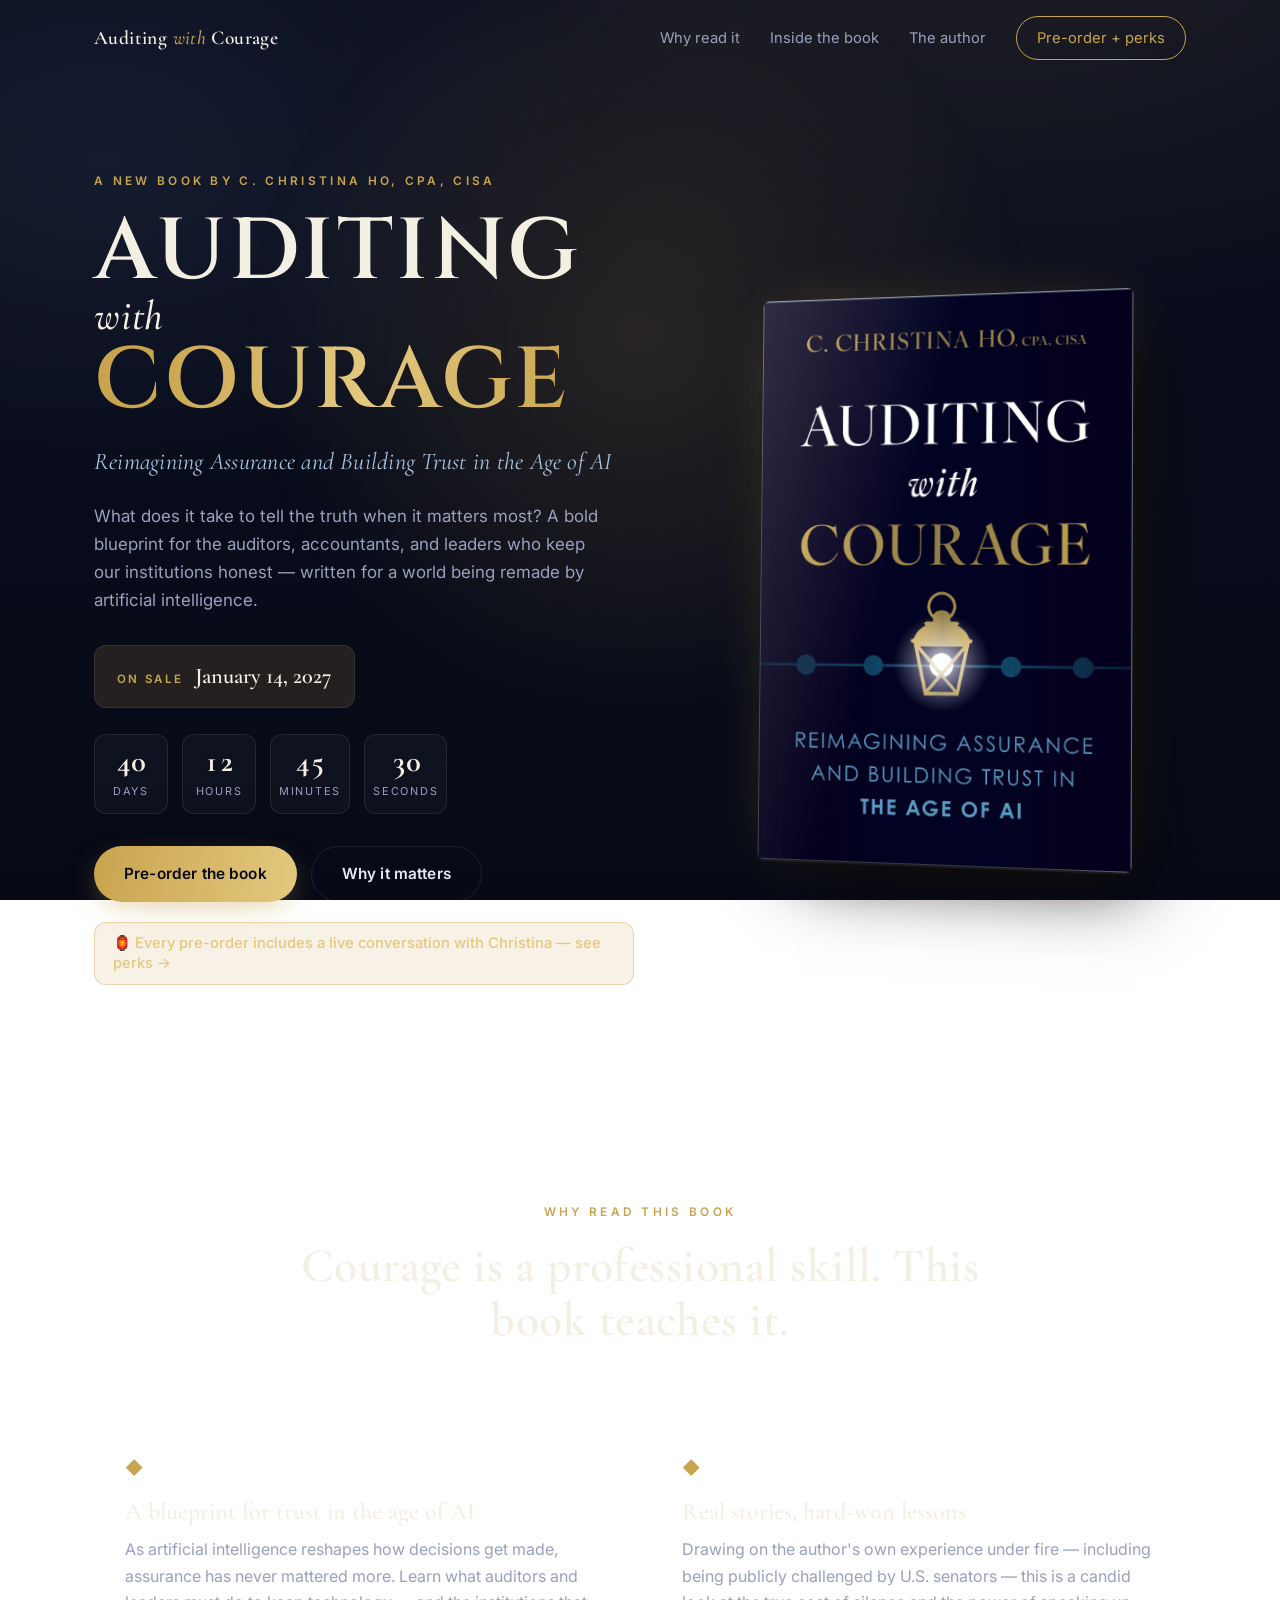
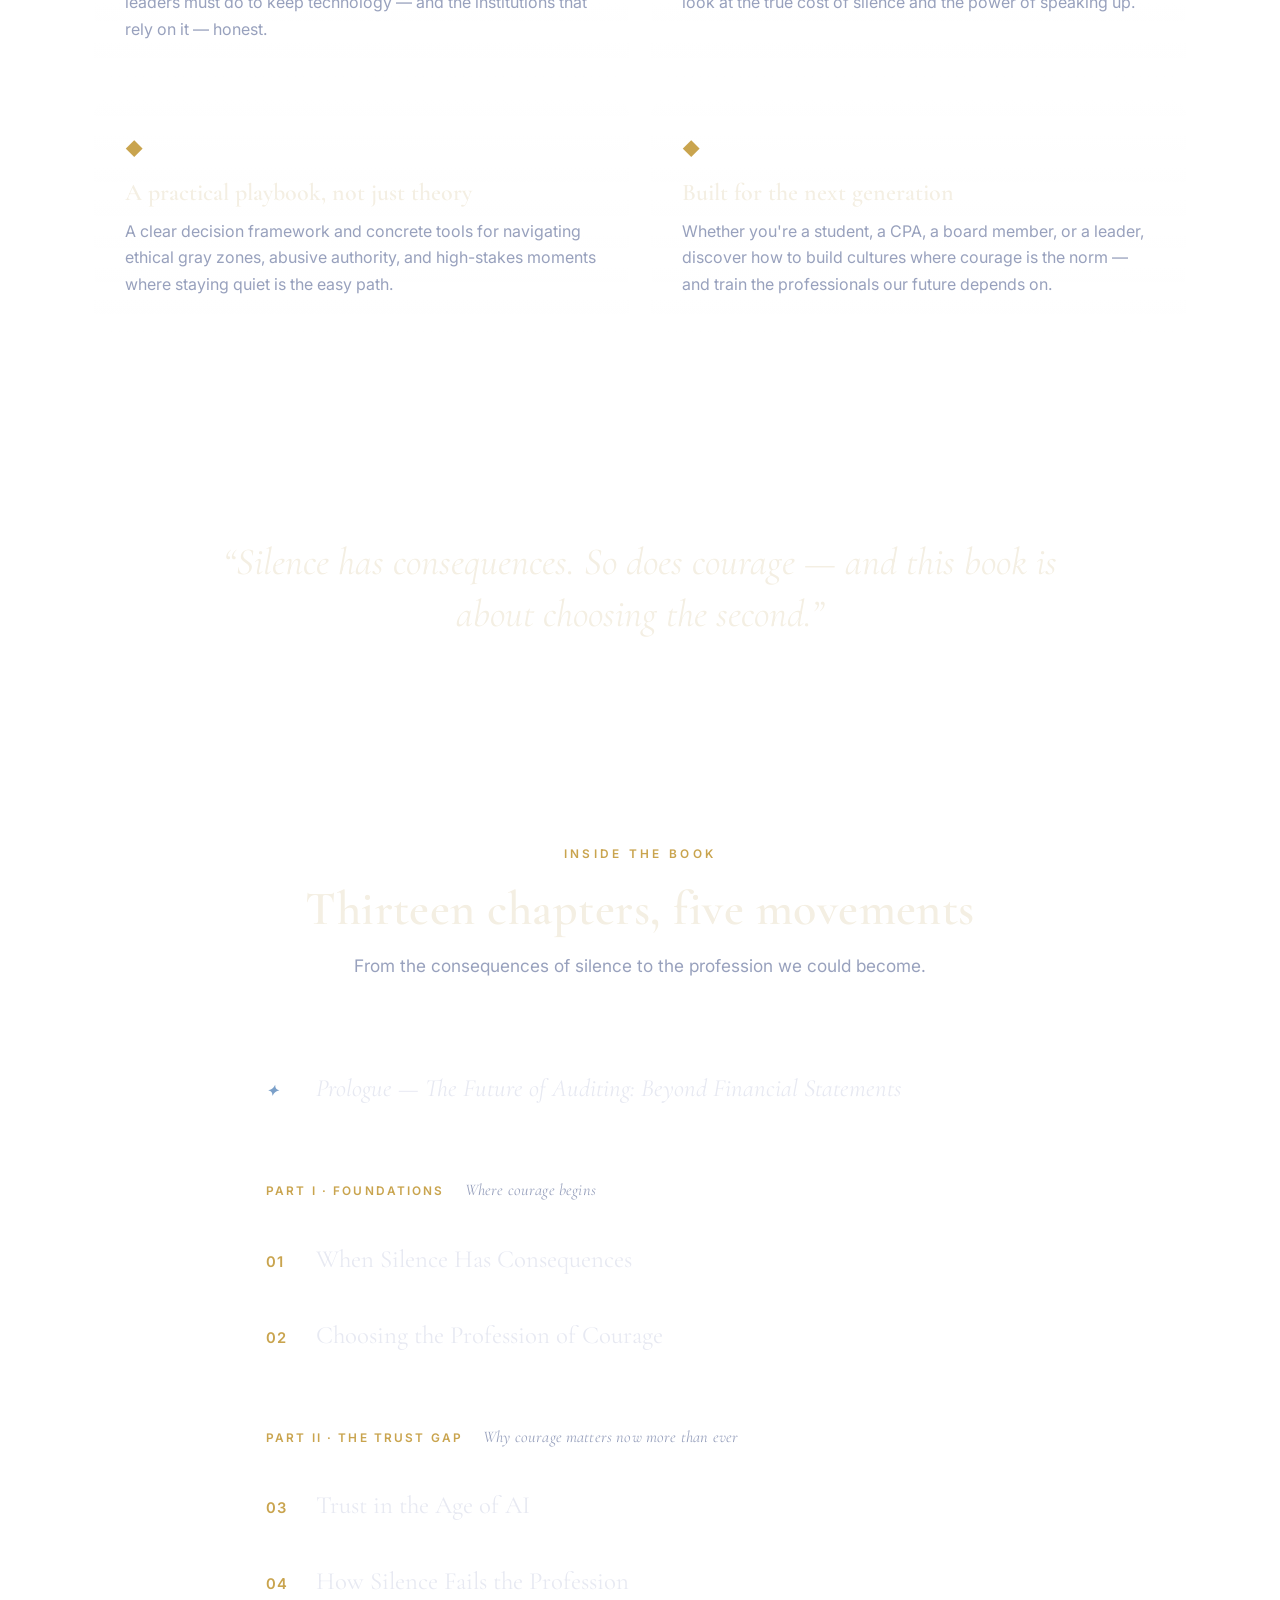
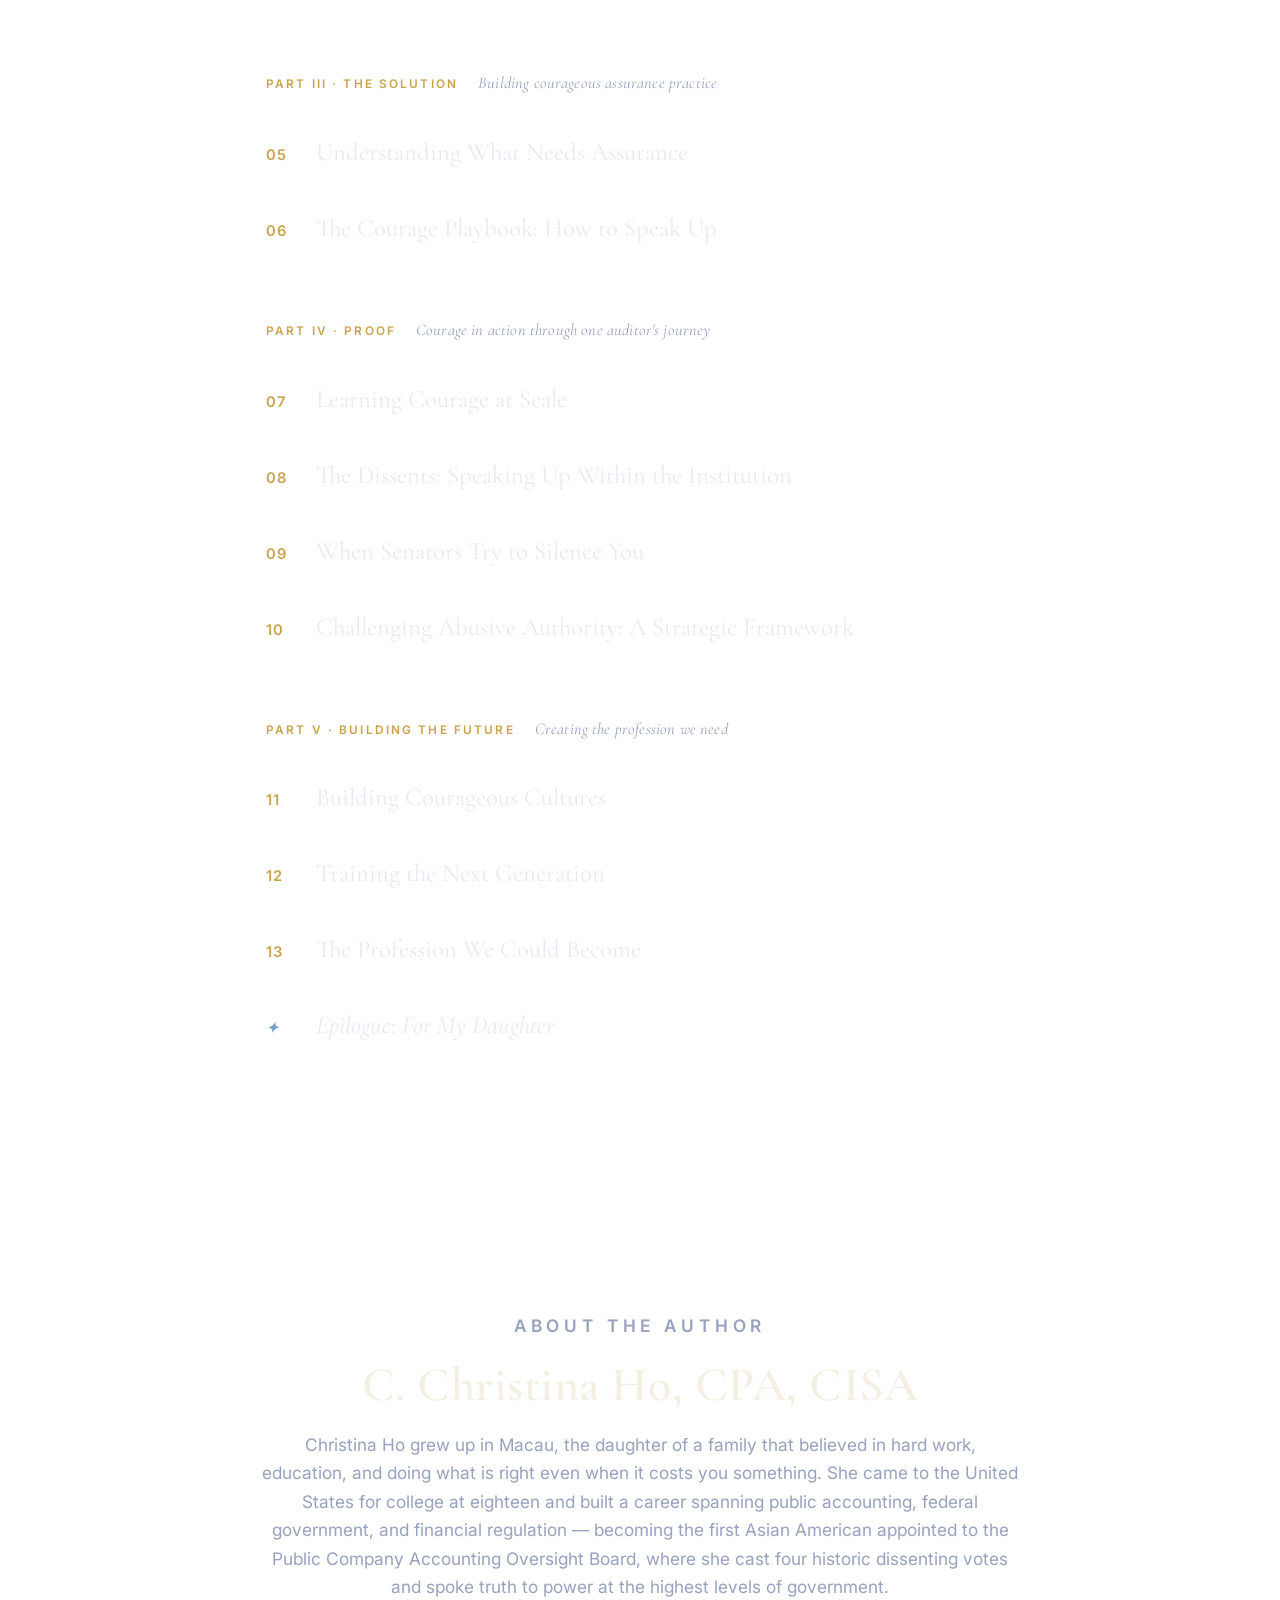
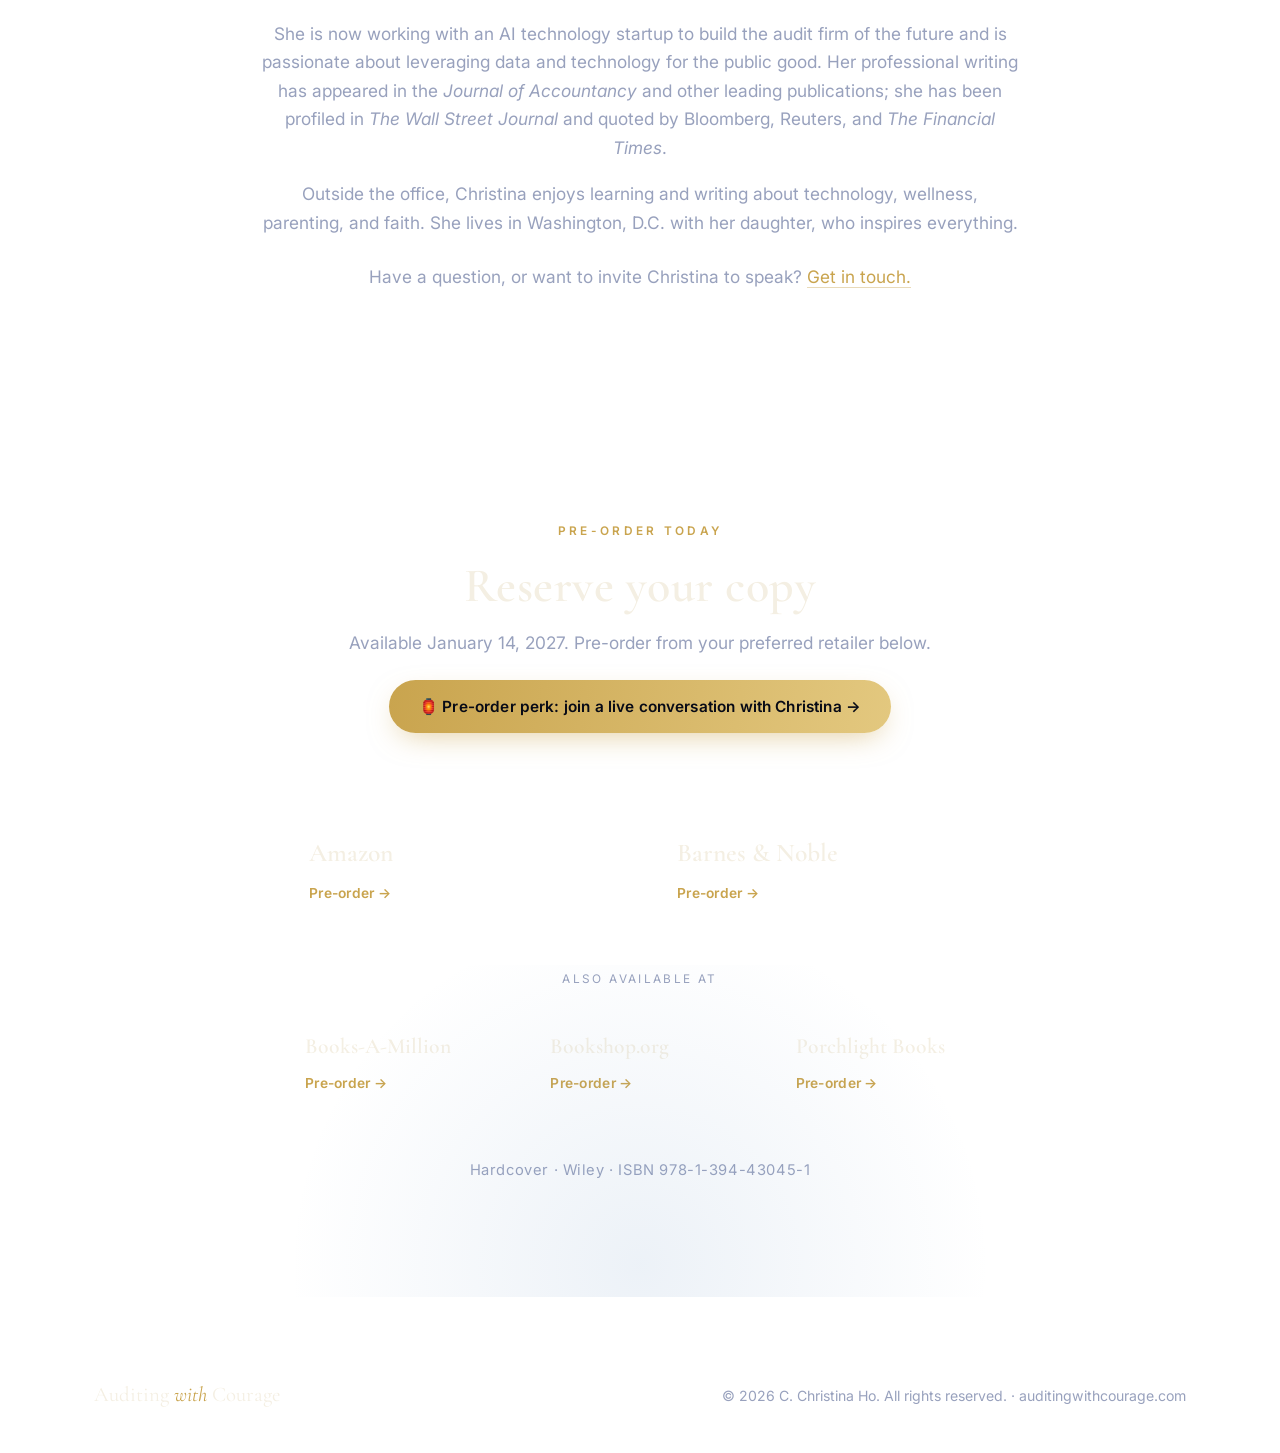
<file: index.html>
<!DOCTYPE html>
<html lang="en">
<head>
  <meta charset="UTF-8" />
  <meta name="viewport" content="width=device-width, initial-scale=1.0" />
  <title>Auditing with Courage — Christina Ho | On sale January 14, 2027</title>
  <meta name="description" content="Auditing with Courage: Reimagining Assurance and Building Trust in the Age of AI, by C. Christina Ho, CPA, CISA. On sale January 14, 2027. Pre-order now." />
  <link rel="canonical" href="https://auditingwithcourage.com/" />

  <!-- Open Graph / Social -->
  <meta property="og:type" content="book" />
  <meta property="og:title" content="Auditing with Courage — Reimagining Assurance and Building Trust in the Age of AI" />
  <meta property="og:description" content="By C. Christina Ho, CPA, CISA. On sale January 14, 2027. Pre-order now." />
  <meta property="og:url" content="https://auditingwithcourage.com/" />
  <meta property="og:image" content="https://auditingwithcourage.com/images/og-image.png" />
  <meta property="og:image:width" content="1200" />
  <meta property="og:image:height" content="630" />
  <meta name="twitter:card" content="summary_large_image" />
  <meta name="twitter:title" content="Auditing with Courage — Christina Ho" />
  <meta name="twitter:description" content="Reimagining Assurance and Building Trust in the Age of AI. On sale January 14, 2027." />
  <meta name="twitter:image" content="https://auditingwithcourage.com/images/og-image.png" />

  <!-- Icons -->
  <link rel="icon" type="image/png" sizes="32x32" href="images/favicon-32.png" />
  <link rel="icon" type="image/png" sizes="64x64" href="images/favicon-64.png" />
  <link rel="apple-touch-icon" href="images/apple-touch-icon.png" />

  <!-- Fonts -->
  <link rel="preconnect" href="https://fonts.googleapis.com" />
  <link rel="preconnect" href="https://fonts.gstatic.com" crossorigin />
  <link href="https://fonts.googleapis.com/css2?family=Cormorant+Garamond:ital,wght@0,400;0,500;0,600;0,700;1,500;1,600&family=Cinzel:wght@500;600;700&family=Inter:wght@300;400;500;600&display=swap" rel="stylesheet" />

  <link rel="stylesheet" href="styles.css" />

  <!-- Structured data for search engines / rich results -->
  <script type="application/ld+json">
  {
    "@context": "https://schema.org",
    "@type": "Book",
    "name": "Auditing with Courage: Reimagining Assurance and Building Trust in the Age of AI",
    "author": { "@type": "Person", "name": "C. Christina Ho" },
    "isbn": "9781394430451",
    "bookFormat": "https://schema.org/Hardcover",
    "publisher": "Wiley",
    "datePublished": "2027-01-14",
    "image": "https://auditingwithcourage.com/images/cover.png",
    "url": "https://auditingwithcourage.com/"
  }
  </script>
</head>
<body>
  <!-- ===== NAV ===== -->
  <header class="nav" id="nav">
    <div class="nav__inner">
      <a href="#top" class="nav__brand">Auditing&nbsp;<em>with</em>&nbsp;Courage</a>
      <nav class="nav__links">
        <a href="#why">Why read it</a>
        <a href="#inside">Inside the book</a>
        <a href="#author">The author</a>
        <a href="preorder.html" class="nav__cta">Pre-order + perks</a>
      </nav>
    </div>
  </header>

  <!-- ===== HERO ===== -->
  <main id="top">
    <section class="hero">
      <div class="hero__glow" aria-hidden="true"></div>
      <div class="hero__inner">
        <div class="hero__text reveal">
          <p class="eyebrow">A new book by C. Christina Ho, CPA, CISA</p>
          <h1 class="hero__title">
            <span class="t-line t-white">Auditing</span>
            <span class="t-line t-with"><em>with</em></span>
            <span class="t-line t-gold">Courage</span>
          </h1>
          <p class="hero__subtitle">Reimagining Assurance and Building Trust in the Age of AI</p>
          <p class="hero__lede">What does it take to tell the truth when it matters most? A bold blueprint for the auditors, accountants, and leaders who keep our institutions honest — written for a world being remade by artificial intelligence.</p>

          <div class="release">
            <span class="release__label">On sale</span>
            <span class="release__date">January 14, 2027</span>
          </div>

          <!-- Countdown -->
          <div class="countdown" id="countdown" aria-label="Time until release">
            <div class="countdown__item"><span class="countdown__num" data-unit="days">—</span><span class="countdown__unit">days</span></div>
            <div class="countdown__item"><span class="countdown__num" data-unit="hours">—</span><span class="countdown__unit">hours</span></div>
            <div class="countdown__item"><span class="countdown__num" data-unit="minutes">—</span><span class="countdown__unit">minutes</span></div>
            <div class="countdown__item"><span class="countdown__num" data-unit="seconds">—</span><span class="countdown__unit">seconds</span></div>
          </div>

          <div class="hero__cta">
            <a class="btn btn--primary" href="#preorder">Pre-order the book</a>
            <a class="btn btn--ghost" href="#why">Why it matters</a>
          </div>
          <a class="hero__perk" href="preorder.html">🏮 Every pre-order includes a live conversation with Christina — see perks →</a>
        </div>

        <div class="hero__cover reveal">
          <div class="cover-frame">
            <img src="images/cover-web.png" alt="Cover of Auditing with Courage by C. Christina Ho" width="998" height="1500" />
          </div>
        </div>
      </div>
    </section>

    <!-- ===== WHY READ IT ===== -->
    <section class="section" id="why">
      <div class="section__head reveal">
        <p class="eyebrow eyebrow--center">Why read this book</p>
        <h2 class="section__title">Courage is a professional skill. This book teaches it.</h2>
      </div>
      <div class="cards">
        <article class="card reveal">
          <div class="card__icon">◆</div>
          <h3>A blueprint for trust in the age of AI</h3>
          <p>As artificial intelligence reshapes how decisions get made, assurance has never mattered more. Learn what auditors and leaders must do to keep technology — and the institutions that rely on it — honest.</p>
        </article>
        <article class="card reveal">
          <div class="card__icon">◆</div>
          <h3>Real stories, hard-won lessons</h3>
          <p>Drawing on the author's own experience under fire — including being publicly challenged by U.S. senators — this is a candid look at the true cost of silence and the power of speaking up.</p>
        </article>
        <article class="card reveal">
          <div class="card__icon">◆</div>
          <h3>A practical playbook, not just theory</h3>
          <p>A clear decision framework and concrete tools for navigating ethical gray zones, abusive authority, and high-stakes moments where staying quiet is the easy path.</p>
        </article>
        <article class="card reveal">
          <div class="card__icon">◆</div>
          <h3>Built for the next generation</h3>
          <p>Whether you're a student, a CPA, a board member, or a leader, discover how to build cultures where courage is the norm — and train the professionals our future depends on.</p>
        </article>
      </div>
    </section>

    <!-- ===== PULL QUOTE ===== -->
    <section class="quote-band reveal">
      <blockquote>
        “Silence has consequences. So does courage — and this book is about choosing the second.”
      </blockquote>
    </section>

    <!-- ===== INSIDE THE BOOK ===== -->
    <section class="section" id="inside">
      <div class="section__head reveal">
        <p class="eyebrow eyebrow--center">Inside the book</p>
        <h2 class="section__title">Thirteen chapters, five movements</h2>
        <p class="section__sub">From the consequences of silence to the profession we could become.</p>
      </div>
      <ol class="toc reveal">
        <li class="toc__lead"><span class="toc__n">✦</span> <span><em>Prologue</em> — The Future of Auditing: Beyond Financial Statements</span></li>

        <li class="toc__part"><span class="toc__partlabel">Part I · Foundations</span><span class="toc__partsub">Where courage begins</span></li>
        <li><span class="toc__n">01</span> When Silence Has Consequences</li>
        <li><span class="toc__n">02</span> Choosing the Profession of Courage</li>

        <li class="toc__part"><span class="toc__partlabel">Part II · The Trust Gap</span><span class="toc__partsub">Why courage matters now more than ever</span></li>
        <li><span class="toc__n">03</span> Trust in the Age of AI</li>
        <li><span class="toc__n">04</span> How Silence Fails the Profession</li>

        <li class="toc__part"><span class="toc__partlabel">Part III · The Solution</span><span class="toc__partsub">Building courageous assurance practice</span></li>
        <li><span class="toc__n">05</span> Understanding What Needs Assurance</li>
        <li><span class="toc__n">06</span> The Courage Playbook: How to Speak Up</li>

        <li class="toc__part"><span class="toc__partlabel">Part IV · Proof</span><span class="toc__partsub">Courage in action through one auditor's journey</span></li>
        <li><span class="toc__n">07</span> Learning Courage at Scale</li>
        <li><span class="toc__n">08</span> The Dissents: Speaking Up Within the Institution</li>
        <li><span class="toc__n">09</span> When Senators Try to Silence You</li>
        <li><span class="toc__n">10</span> Challenging Abusive Authority: A Strategic Framework</li>

        <li class="toc__part"><span class="toc__partlabel">Part V · Building the Future</span><span class="toc__partsub">Creating the profession we need</span></li>
        <li><span class="toc__n">11</span> Building Courageous Cultures</li>
        <li><span class="toc__n">12</span> Training the Next Generation</li>
        <li><span class="toc__n">13</span> The Profession We Could Become</li>

        <li class="toc__epilogue"><span class="toc__n">✦</span> Epilogue: For My Daughter</li>
      </ol>
    </section>

    <!-- ===== AUTHOR ===== -->
    <section class="section author" id="author">
      <div class="author__inner">
        <div class="author__body reveal">
          <p class="eyebrow">About the author</p>
          <h2 class="section__title">C. Christina Ho, CPA, CISA</h2>
          <p>Christina Ho grew up in Macau, the daughter of a family that believed in hard work, education, and doing what is right even when it costs you something. She came to the United States for college at eighteen and built a career spanning public accounting, federal government, and financial regulation — becoming the first Asian American appointed to the Public Company Accounting Oversight Board, where she cast four historic dissenting votes and spoke truth to power at the highest levels of government.</p>
          <p>She is now working with an AI technology startup to build the audit firm of the future and is passionate about leveraging data and technology for the public good. Her professional writing has appeared in the <em>Journal of Accountancy</em> and other leading publications; she has been profiled in <em>The Wall Street Journal</em> and quoted by Bloomberg, Reuters, and <em>The Financial Times</em>.</p>
          <p>Outside the office, Christina enjoys learning and writing about technology, wellness, parenting, and faith. She lives in Washington, D.C. with her daughter, who inspires everything.</p>
          <p class="author__note">Have a question, or want to invite Christina to speak? <a href="mailto:auditingwithcourage@gmail.com">Get in touch.</a></p>
        </div>
      </div>
    </section>

    <!-- ===== PRE-ORDER ===== -->
    <section class="section preorder" id="preorder">
      <div class="preorder__glow" aria-hidden="true"></div>
      <div class="section__head reveal">
        <p class="eyebrow eyebrow--center">Pre-order today</p>
        <h2 class="section__title">Reserve your copy</h2>
        <p class="section__sub">Available January 14, 2027. Pre-order from your preferred retailer below.</p>
        <p style="margin-top:22px;"><a class="btn btn--primary" href="preorder.html">🏮 Pre-order perk: join a live conversation with Christina →</a></p>
      </div>

      <div class="retailers reveal">
        <!-- Confirmed links -->
        <a class="retailer retailer--feature" href="https://www.amazon.com/Auditing-Courage-Building-Trust-Age/dp/1394430450/" target="_blank" rel="noopener">
          <span class="retailer__name">Amazon</span>
          <span class="retailer__action">Pre-order →</span>
        </a>
        <a class="retailer retailer--feature" href="https://www.barnesandnoble.com/w/auditing-with-courage-christina-ho/1150203469?ean=9781394430451" target="_blank" rel="noopener">
          <span class="retailer__name">Barnes &amp; Noble</span>
          <span class="retailer__action">Pre-order →</span>
        </a>
      </div>

      <p class="retailers__also">Also available at</p>
      <div class="retailers retailers--secondary reveal">
        <a class="retailer" href="https://www.booksamillion.com/p/Auditing-Courage/Christina-Ho/9781394430451" target="_blank" rel="noopener">
          <span class="retailer__name">Books-A-Million</span>
          <span class="retailer__action">Pre-order →</span>
        </a>
        <a class="retailer" href="https://bookshop.org/p/books/auditing-with-courage-reimagining-assurance-and-building-trust-in-the-age-of-ai-christina-ho/2054b1b35d999e94" target="_blank" rel="noopener">
          <span class="retailer__name">Bookshop.org</span>
          <span class="retailer__action">Pre-order →</span>
        </a>
        <a class="retailer" href="https://www.porchlightbooks.com/products/auditing-with-courage-christina-ho-9781394430451" target="_blank" rel="noopener">
          <span class="retailer__name">Porchlight Books</span>
          <span class="retailer__action">Pre-order →</span>
        </a>
      </div>

      <p class="isbn">Hardcover · Wiley · ISBN 978-1-394-43045-1</p>
    </section>
  </main>

  <!-- ===== FOOTER ===== -->
  <footer class="footer">
    <div class="footer__inner">
      <p class="footer__brand">Auditing <em>with</em> Courage</p>
      <p class="footer__meta">© <span id="year">2027</span> C. Christina Ho. All rights reserved. · auditingwithcourage.com</p>
    </div>
  </footer>

  <script src="main.js"></script>
</body>
</html>
</file>
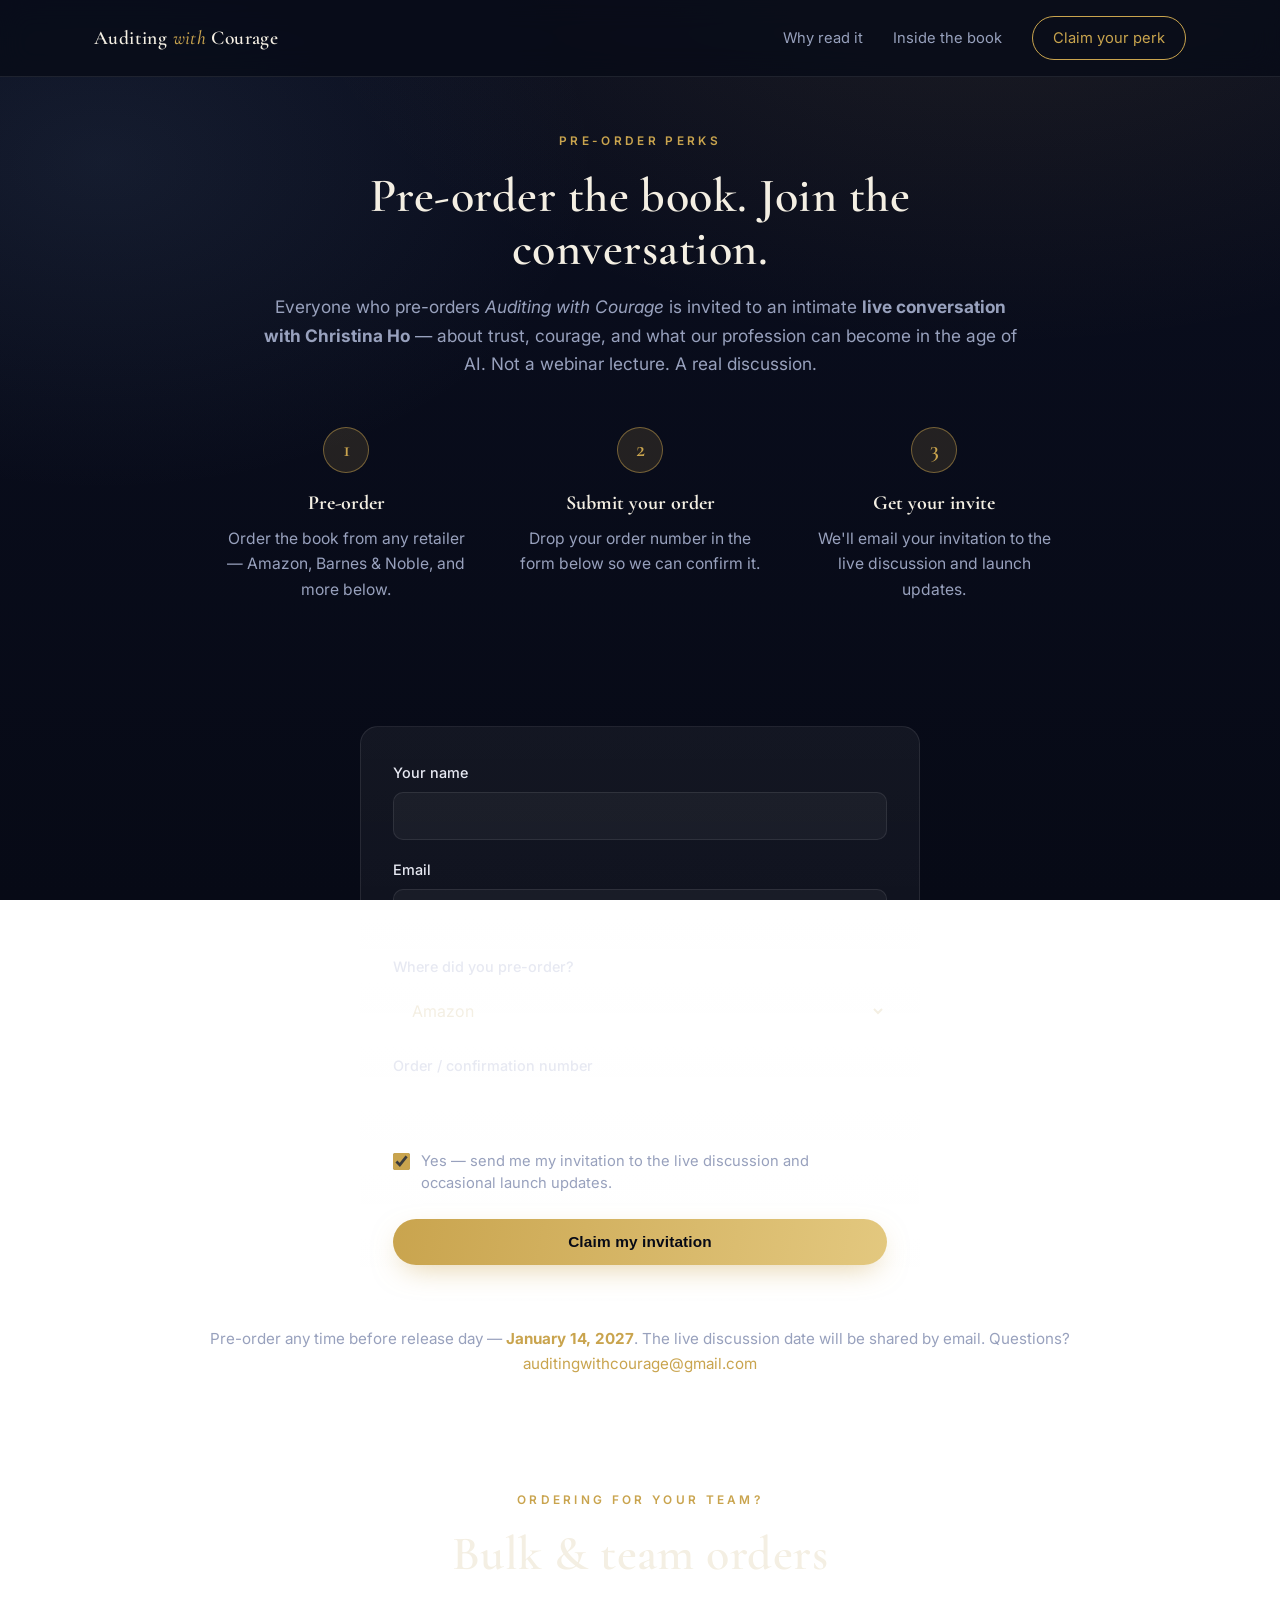
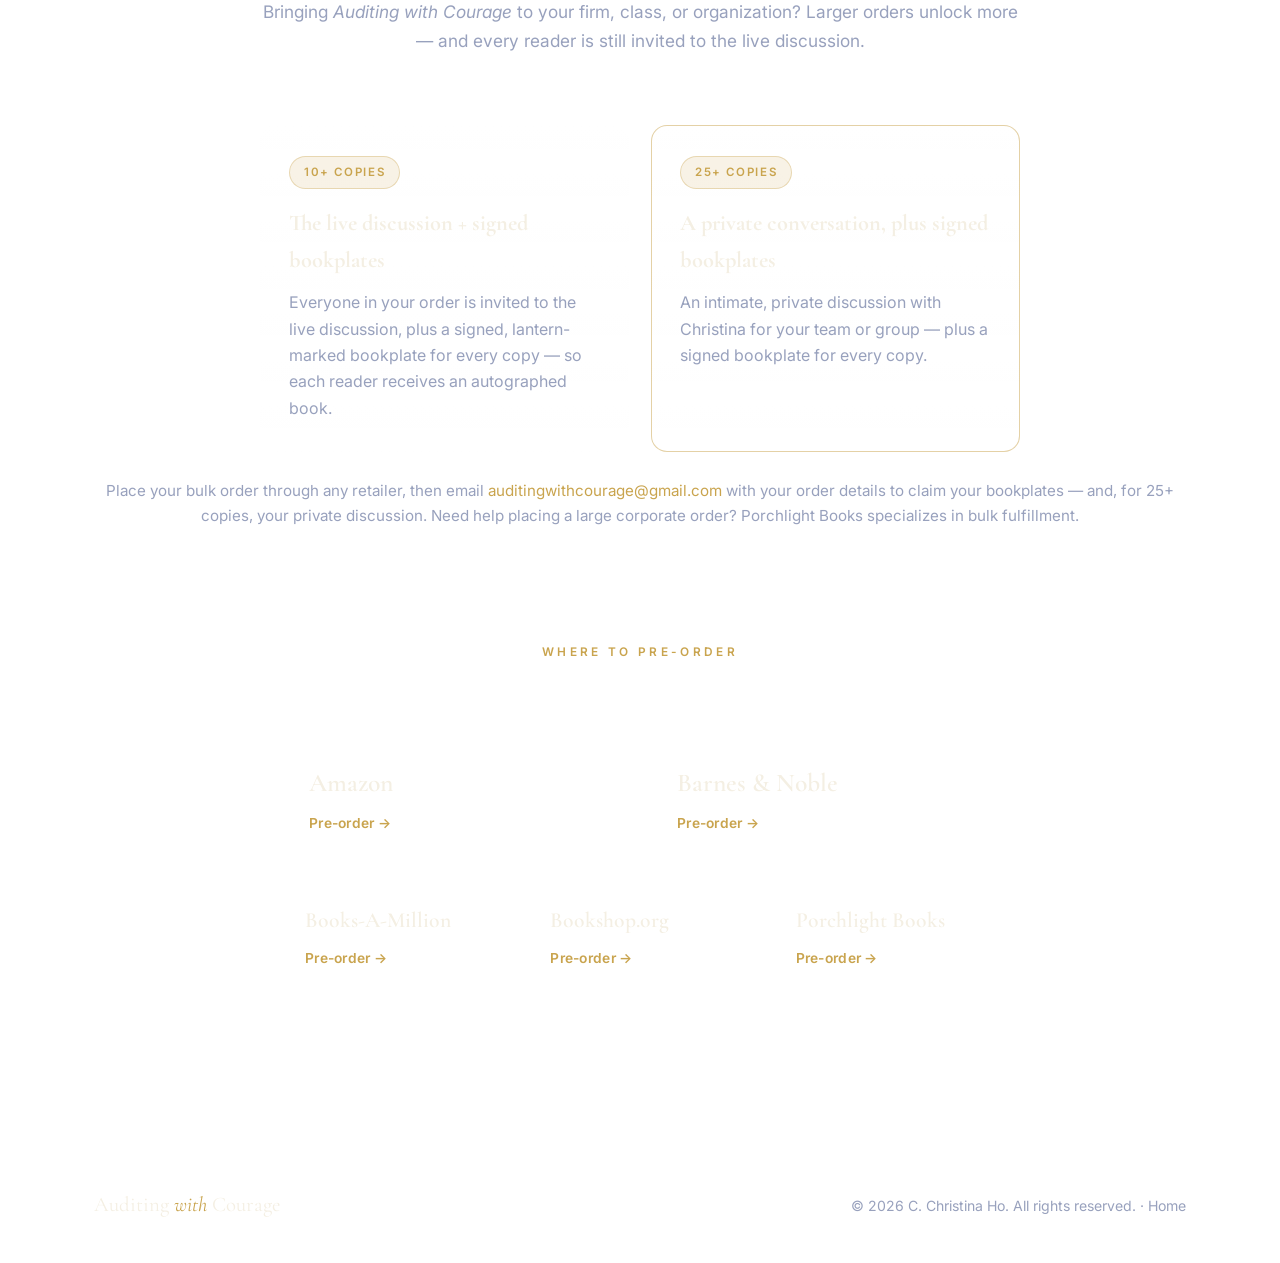
<file: preorder.html>
<!DOCTYPE html>
<html lang="en">
<head>
  <meta charset="UTF-8" />
  <meta name="viewport" content="width=device-width, initial-scale=1.0" />
  <title>Pre-order Perks — Auditing with Courage</title>
  <meta name="description" content="Pre-order Auditing with Courage and claim your invitation to an exclusive live conversation with Christina Ho about trust, courage, and the future of the profession in the age of AI." />
  <link rel="canonical" href="https://auditingwithcourage.com/preorder.html" />
  <meta property="og:title" content="Pre-order Perks — Auditing with Courage" />
  <meta property="og:description" content="Pre-order the book and join an exclusive live conversation with Christina Ho." />
  <meta property="og:url" content="https://auditingwithcourage.com/preorder.html" />
  <meta property="og:image" content="https://auditingwithcourage.com/images/og-image.png" />

  <link rel="icon" type="image/png" sizes="32x32" href="images/favicon-32.png" />
  <link rel="apple-touch-icon" href="images/apple-touch-icon.png" />

  <link rel="preconnect" href="https://fonts.googleapis.com" />
  <link rel="preconnect" href="https://fonts.gstatic.com" crossorigin />
  <link href="https://fonts.googleapis.com/css2?family=Cormorant+Garamond:ital,wght@0,400;0,500;0,600;0,700;1,500;1,600&family=Cinzel:wght@500;600;700&family=Inter:wght@300;400;500;600&display=swap" rel="stylesheet" />
  <link rel="stylesheet" href="styles.css" />

  <style>
    .perk-hero { padding-top: 132px; }
    .perk-hero .section__head { margin-bottom: 40px; }
    .steps { display: grid; grid-template-columns: repeat(3, 1fr); gap: 22px; max-width: 860px; margin: 0 auto; }
    .step { text-align: center; padding: 8px; }
    .step__num {
      width: 46px; height: 46px; margin: 0 auto 14px; border-radius: 50%;
      display: flex; align-items: center; justify-content: center;
      font-family: var(--serif); font-size: 1.4rem; font-weight: 600; color: var(--gold);
      border: 1px solid rgba(201,164,78,0.5); background: var(--gold-soft);
    }
    .step h3 { font-family: var(--serif); font-size: 1.25rem; color: var(--cream); margin-bottom: 6px; }
    .step p { color: var(--muted); font-size: 0.98rem; }

    .claim {
      max-width: 560px; margin: 0 auto; padding: 34px 32px; border-radius: 18px;
      background: linear-gradient(180deg, rgba(255,255,255,0.05), rgba(255,255,255,0.015));
      border: 1px solid var(--line);
    }
    .claim-form { display: flex; flex-direction: column; gap: 18px; }
    .claim-form label { display: flex; flex-direction: column; gap: 7px; font-size: 0.9rem; color: var(--text); font-weight: 500; }
    .claim-form input[type="text"],
    .claim-form input[type="email"],
    .claim-form select {
      font-family: var(--sans); font-size: 1rem; color: var(--cream);
      background: rgba(255,255,255,0.04); border: 1px solid var(--line);
      border-radius: 10px; padding: 13px 14px; transition: border-color .2s, background .2s;
    }
    .claim-form input:focus, .claim-form select:focus {
      outline: none; border-color: var(--gold); background: rgba(255,255,255,0.06);
    }
    .claim-form select option { color: #111; }
    .claim-form .check { flex-direction: row; align-items: flex-start; gap: 11px; font-weight: 400; color: var(--muted); font-size: 0.92rem; line-height: 1.5; }
    .claim-form .check input { margin-top: 3px; width: 17px; height: 17px; accent-color: var(--gold); flex-shrink: 0; }
    .claim-form button { margin-top: 6px; border: none; cursor: pointer; }
    .form-msg { max-width: 560px; margin: 22px auto 0; text-align: center; padding: 18px 20px; border-radius: 12px; font-size: 1.02rem; }
    .form-msg--ok { background: var(--gold-soft); border: 1px solid rgba(201,164,78,0.4); color: var(--cream); font-family: var(--serif); }
    .form-msg--err { background: rgba(200,80,80,0.12); border: 1px solid rgba(200,80,80,0.4); color: #f0c9c9; }
    .deadline-note { text-align: center; color: var(--muted); margin-top: 26px; font-size: 0.95rem; }
    .deadline-note strong { color: var(--gold); }
    .deadline-note a { color: var(--gold); }
    .tiers { display: grid; grid-template-columns: repeat(2, 1fr); gap: 22px; max-width: 760px; margin: 0 auto; }
    .tier { padding: 30px 28px; border-radius: 16px; background: linear-gradient(180deg, rgba(255,255,255,0.045), rgba(255,255,255,0.015)); border: 1px solid var(--line); }
    .tier--feature { border-color: rgba(201,164,78,0.5); }
    .tier__qty { display: inline-block; font-family: var(--sans); font-weight: 600; letter-spacing: 0.14em; text-transform: uppercase; font-size: 0.72rem; color: var(--gold); background: var(--gold-soft); border: 1px solid rgba(201,164,78,0.35); padding: 6px 14px; border-radius: 999px; margin-bottom: 16px; }
    .tier h3 { font-family: var(--serif); font-size: 1.4rem; color: var(--cream); margin-bottom: 10px; }
    .tier p { color: var(--muted); font-size: 1rem; }
    @media (max-width: 720px) { .steps, .tiers { grid-template-columns: 1fr; gap: 16px; } .claim { padding: 26px 20px; } }
  </style>
</head>
<body>
  <header class="nav is-scrolled" id="nav">
    <div class="nav__inner">
      <a href="index.html" class="nav__brand">Auditing&nbsp;<em>with</em>&nbsp;Courage</a>
      <nav class="nav__links">
        <a href="index.html#why">Why read it</a>
        <a href="index.html#inside">Inside the book</a>
        <a href="#claim" class="nav__cta">Claim your perk</a>
      </nav>
    </div>
  </header>

  <main>
    <section class="section perk-hero">
      <div class="section__head">
        <p class="eyebrow eyebrow--center">Pre-order perks</p>
        <h1 class="section__title">Pre-order the book. Join the conversation.</h1>
        <p class="section__sub">Everyone who pre-orders <em>Auditing with Courage</em> is invited to an intimate <strong>live conversation with Christina Ho</strong> — about trust, courage, and what our profession can become in the age of AI. Not a webinar lecture. A real discussion.</p>
      </div>

      <div class="steps">
        <div class="step">
          <div class="step__num">1</div>
          <h3>Pre-order</h3>
          <p>Order the book from any retailer — Amazon, Barnes &amp; Noble, and more below.</p>
        </div>
        <div class="step">
          <div class="step__num">2</div>
          <h3>Submit your order</h3>
          <p>Drop your order number in the form below so we can confirm it.</p>
        </div>
        <div class="step">
          <div class="step__num">3</div>
          <h3>Get your invite</h3>
          <p>We'll email your invitation to the live discussion and launch updates.</p>
        </div>
      </div>
    </section>

    <section class="section" id="claim" style="padding-top: 0;">
      <div class="claim">
        <form id="claimForm" class="claim-form" action="https://formspree.io/f/mwvgqzpy" method="POST">
          <input type="text" name="_gotcha" style="display:none" tabindex="-1" autocomplete="off" aria-hidden="true" />
          <input type="hidden" name="_subject" value="New pre-order claim — Auditing with Courage" />
          <label>Your name
            <input type="text" name="name" required autocomplete="name" />
          </label>
          <label>Email
            <input type="email" name="email" required autocomplete="email" />
          </label>
          <label>Where did you pre-order?
            <select name="retailer">
              <option>Amazon</option>
              <option>Barnes &amp; Noble</option>
              <option>Books-A-Million</option>
              <option>Bookshop.org</option>
              <option>Porchlight Books</option>
              <option>Another retailer</option>
            </select>
          </label>
          <label>Order / confirmation number
            <input type="text" name="order_number" required />
          </label>
          <label class="check">
            <input type="checkbox" name="join_list" value="yes" checked />
            Yes — send me my invitation to the live discussion and occasional launch updates.
          </label>
          <button type="submit" class="btn btn--primary">Claim my invitation</button>
        </form>
        <p id="formMsg" class="form-msg" hidden></p>
      </div>

      <p class="deadline-note">Pre-order any time before release day — <strong>January 14, 2027</strong>. The live discussion date will be shared by email. Questions? <a href="mailto:auditingwithcourage@gmail.com" style="color:var(--gold);">auditingwithcourage@gmail.com</a></p>
    </section>

    <section class="section" style="padding-top: 0;">
      <div class="section__head">
        <p class="eyebrow eyebrow--center">Ordering for your team?</p>
        <h2 class="section__title">Bulk &amp; team orders</h2>
        <p class="section__sub">Bringing <em>Auditing with Courage</em> to your firm, class, or organization? Larger orders unlock more — and every reader is still invited to the live discussion.</p>
      </div>
      <div class="tiers">
        <div class="tier">
          <div class="tier__qty">10+ copies</div>
          <h3>The live discussion + signed bookplates</h3>
          <p>Everyone in your order is invited to the live discussion, plus a signed, lantern-marked bookplate for every copy — so each reader receives an autographed book.</p>
        </div>
        <div class="tier tier--feature">
          <div class="tier__qty">25+ copies</div>
          <h3>A private conversation, plus signed bookplates</h3>
          <p>An intimate, private discussion with Christina for your team or group — plus a signed bookplate for every copy.</p>
        </div>
      </div>
      <p class="deadline-note">Place your bulk order through any retailer, then email <a href="mailto:auditingwithcourage@gmail.com?subject=Bulk%20order%20%E2%80%94%20Auditing%20with%20Courage">auditingwithcourage@gmail.com</a> with your order details to claim your bookplates — and, for 25+ copies, your private discussion. Need help placing a large corporate order? Porchlight Books specializes in bulk fulfillment.</p>
    </section>

    <section class="section" style="padding-top: 0;">
      <div class="section__head">
        <p class="eyebrow eyebrow--center">Where to pre-order</p>
      </div>
      <div class="retailers">
        <a class="retailer retailer--feature" href="https://www.amazon.com/Auditing-Courage-Building-Trust-Age/dp/1394430450/" target="_blank" rel="noopener">
          <span class="retailer__name">Amazon</span><span class="retailer__action">Pre-order →</span>
        </a>
        <a class="retailer retailer--feature" href="https://www.barnesandnoble.com/w/auditing-with-courage-christina-ho/1150203469?ean=9781394430451" target="_blank" rel="noopener">
          <span class="retailer__name">Barnes &amp; Noble</span><span class="retailer__action">Pre-order →</span>
        </a>
      </div>
      <div class="retailers retailers--secondary">
        <a class="retailer" href="https://www.booksamillion.com/p/Auditing-Courage/Christina-Ho/9781394430451" target="_blank" rel="noopener">
          <span class="retailer__name">Books-A-Million</span><span class="retailer__action">Pre-order →</span>
        </a>
        <a class="retailer" href="https://bookshop.org/p/books/auditing-with-courage-reimagining-assurance-and-building-trust-in-the-age-of-ai-christina-ho/2054b1b35d999e94" target="_blank" rel="noopener">
          <span class="retailer__name">Bookshop.org</span><span class="retailer__action">Pre-order →</span>
        </a>
        <a class="retailer" href="https://www.porchlightbooks.com/products/auditing-with-courage-christina-ho-9781394430451" target="_blank" rel="noopener">
          <span class="retailer__name">Porchlight Books</span><span class="retailer__action">Pre-order →</span>
        </a>
      </div>
    </section>
  </main>

  <footer class="footer">
    <div class="footer__inner">
      <p class="footer__brand">Auditing <em>with</em> Courage</p>
      <p class="footer__meta">© <span id="year">2027</span> C. Christina Ho. All rights reserved. · <a href="index.html" style="color:var(--muted);">Home</a></p>
    </div>
  </footer>

  <script>
    document.getElementById('year').textContent = new Date().getFullYear();
    (function () {
      var form = document.getElementById('claimForm');
      var msg = document.getElementById('formMsg');
      form.addEventListener('submit', async function (e) {
        e.preventDefault();
        var btn = form.querySelector('button[type="submit"]');
        btn.disabled = true; btn.textContent = 'Sending…';
        try {
          var res = await fetch(form.action, {
            method: 'POST', body: new FormData(form), headers: { 'Accept': 'application/json' }
          });
          if (res.ok) {
            form.style.display = 'none';
            msg.hidden = false; msg.className = 'form-msg form-msg--ok';
            msg.textContent = 'Thank you! Your pre-order is in — watch your inbox for your invitation to the live discussion.';
          } else { throw new Error('bad response'); }
        } catch (err) {
          btn.disabled = false; btn.textContent = 'Claim my invitation';
          msg.hidden = false; msg.className = 'form-msg form-msg--err';
          msg.textContent = 'Something went wrong. Please email auditingwithcourage@gmail.com and we’ll sort it out.';
        }
      });
    })();
  </script>
</body>
</html>
</file>
<file: styles.css>
/* ===================================================================
   Auditing with Courage — site styles
   Palette drawn from the book cover: deep navy, antique gold, soft blue
   =================================================================== */
:root {
  --navy-900: #070a16;
  --navy-850: #0a0e1f;
  --navy-800: #0c1024;
  --navy-700: #11162f;
  --navy-600: #19203f;
  --navy-500: #232c52;

  --gold:       #c9a44e;
  --gold-light: #e3c87f;
  --gold-soft:  rgba(201, 164, 78, 0.14);

  --blue:       #7ba0c9;
  --blue-light: #a9c4e0;

  --cream:  #f4efe3;
  --text:   #e7e9f2;
  --muted:  #98a1bd;
  --line:   rgba(255, 255, 255, 0.09);

  --serif:   'Cormorant Garamond', Georgia, 'Times New Roman', serif;
  --display: 'Cinzel', 'Cormorant Garamond', Georgia, serif;
  --sans:    'Inter', -apple-system, BlinkMacSystemFont, 'Segoe UI', sans-serif;

  --maxw: 1140px;
  --ease: cubic-bezier(0.22, 1, 0.36, 1);
}

* { box-sizing: border-box; margin: 0; padding: 0; }
html { scroll-behavior: smooth; scroll-padding-top: 84px; }
body {
  font-family: var(--sans);
  color: var(--text);
  background:
    radial-gradient(1200px 700px at 78% -8%, rgba(201,164,78,0.10), transparent 60%),
    radial-gradient(900px 600px at 8% 18%, rgba(123,160,201,0.10), transparent 55%),
    linear-gradient(180deg, var(--navy-850) 0%, var(--navy-900) 100%);
  background-attachment: fixed;
  line-height: 1.65;
  -webkit-font-smoothing: antialiased;
  overflow-x: hidden;
}
a { color: inherit; text-decoration: none; }
em { font-style: italic; }

/* ---------- Layout helpers ---------- */
.section {
  max-width: var(--maxw);
  margin: 0 auto;
  padding: clamp(64px, 9vw, 130px) 24px;
  position: relative;
}
.section__head { max-width: 760px; margin: 0 auto clamp(40px, 6vw, 70px); text-align: center; }
.section__title {
  font-family: var(--serif);
  font-weight: 600;
  font-size: clamp(1.9rem, 4vw, 3rem);
  line-height: 1.12;
  letter-spacing: 0.01em;
  color: var(--cream);
}
.section__sub { color: var(--muted); margin-top: 16px; font-size: 1.08rem; }

.eyebrow {
  font-family: var(--sans);
  text-transform: uppercase;
  letter-spacing: 0.28em;
  font-size: 0.74rem;
  font-weight: 600;
  color: var(--gold);
  margin-bottom: 18px;
}
.eyebrow--center { display: block; }

/* ---------- Nav ---------- */
.nav {
  position: fixed; top: 0; left: 0; right: 0; z-index: 50;
  transition: background .35s var(--ease), border-color .35s var(--ease), backdrop-filter .35s;
  border-bottom: 1px solid transparent;
}
.nav.is-scrolled {
  background: rgba(8, 11, 24, 0.82);
  backdrop-filter: blur(14px);
  border-bottom: 1px solid var(--line);
}
.nav__inner {
  max-width: var(--maxw); margin: 0 auto;
  display: flex; align-items: center; justify-content: space-between;
  padding: 16px 24px;
}
.nav__brand {
  font-family: var(--serif); font-size: 1.22rem; font-weight: 600;
  color: var(--cream); letter-spacing: 0.02em;
}
.nav__brand em { color: var(--gold); font-weight: 500; }
.nav__links { display: flex; align-items: center; gap: 30px; }
.nav__links a { font-size: 0.92rem; color: var(--muted); transition: color .2s; }
.nav__links a:hover { color: var(--cream); }
.nav__cta {
  border: 1px solid var(--gold);
  color: var(--gold) !important;
  padding: 9px 20px; border-radius: 999px;
  transition: background .25s, color .25s !important;
}
.nav__cta:hover { background: var(--gold); color: var(--navy-900) !important; }

/* ---------- Hero ---------- */
.hero { position: relative; padding-top: 132px; overflow: hidden; }
.hero__glow {
  position: absolute; top: -10%; left: 50%; transform: translateX(-50%);
  width: 70vw; height: 70vw; max-width: 900px; max-height: 900px;
  background: radial-gradient(circle, rgba(201,164,78,0.16), transparent 62%);
  pointer-events: none; filter: blur(10px);
}
.hero__inner {
  position: relative;
  max-width: var(--maxw); margin: 0 auto;
  padding: clamp(20px, 4vw, 40px) 24px clamp(60px, 8vw, 110px);
  display: grid; grid-template-columns: 1.05fr 0.95fr;
  gap: clamp(30px, 5vw, 70px); align-items: center;
}
.hero__text { max-width: 560px; }
.hero__title {
  font-family: var(--display);
  line-height: 0.98; margin: 4px 0 18px;
  text-transform: uppercase;
}
.hero__title .t-line { display: block; }
.t-white { font-size: clamp(3rem, 8vw, 5.4rem); font-weight: 600; color: var(--cream); letter-spacing: 0.04em; }
.t-with {
  font-family: var(--serif); text-transform: none;
  font-size: clamp(1.6rem, 3.6vw, 2.6rem); font-weight: 500;
  color: var(--cream); margin: 2px 0; letter-spacing: 0.02em;
}
.t-with em { color: var(--cream); }
.t-gold {
  font-size: clamp(3rem, 8vw, 5.4rem); font-weight: 600; letter-spacing: 0.04em;
  background: linear-gradient(100deg, var(--gold) 10%, var(--gold-light) 50%, var(--gold) 90%);
  -webkit-background-clip: text; background-clip: text;
  -webkit-text-fill-color: transparent; color: var(--gold);
}
.hero__subtitle {
  font-family: var(--serif); font-style: italic;
  font-size: clamp(1.15rem, 2.4vw, 1.5rem); color: var(--blue-light);
  letter-spacing: 0.01em; margin-bottom: 22px;
}
.hero__lede { color: var(--muted); font-size: 1.06rem; max-width: 520px; }

.release {
  display: inline-flex; align-items: baseline; gap: 12px;
  margin-top: 30px; padding: 12px 22px;
  border: 1px solid var(--line); border-radius: 12px;
  background: var(--gold-soft);
}
.release__label { text-transform: uppercase; letter-spacing: 0.2em; font-size: 0.72rem; color: var(--gold); font-weight: 600; }
.release__date { font-family: var(--serif); font-size: 1.4rem; font-weight: 600; color: var(--cream); }

/* Countdown */
.countdown { display: flex; gap: 14px; margin-top: 26px; flex-wrap: wrap; }
.countdown__item {
  min-width: 74px; text-align: center;
  padding: 12px 8px; border-radius: 12px;
  background: rgba(255,255,255,0.03); border: 1px solid var(--line);
}
.countdown__num {
  display: block; font-family: var(--serif); font-weight: 700;
  font-size: 1.9rem; color: var(--cream); line-height: 1; font-variant-numeric: tabular-nums;
}
.countdown__unit { display: block; margin-top: 6px; font-size: 0.68rem; text-transform: uppercase; letter-spacing: 0.16em; color: var(--muted); }

.hero__cta { display: flex; gap: 14px; margin-top: 32px; flex-wrap: wrap; }
.hero__perk {
  display: inline-flex; align-items: center; gap: 8px; margin-top: 20px;
  padding: 10px 18px; border-radius: 12px;
  background: var(--gold-soft); border: 1px solid rgba(201,164,78,0.38);
  color: var(--gold-light); font-size: 0.92rem; font-weight: 500; line-height: 1.4;
  transition: border-color .2s, color .2s, transform .2s;
}
.hero__perk:hover { border-color: var(--gold); color: var(--gold); transform: translateY(-1px); }

/* Buttons */
.btn {
  display: inline-flex; align-items: center; justify-content: center;
  padding: 14px 30px; border-radius: 999px;
  font-weight: 600; font-size: 0.96rem; letter-spacing: 0.01em;
  transition: transform .2s var(--ease), box-shadow .25s, background .25s, color .25s;
  cursor: pointer;
}
.btn--primary {
  background: linear-gradient(100deg, var(--gold) 0%, var(--gold-light) 100%);
  color: var(--navy-900);
  box-shadow: 0 10px 30px -10px rgba(201,164,78,0.6);
}
.btn--primary:hover { transform: translateY(-2px); box-shadow: 0 16px 38px -10px rgba(201,164,78,0.75); }
.btn--ghost { border: 1px solid var(--line); color: var(--text); }
.btn--ghost:hover { border-color: var(--gold); color: var(--gold); transform: translateY(-2px); }

/* Cover */
.hero__cover { display: flex; justify-content: center; }
.cover-frame {
  position: relative; width: min(380px, 80vw);
  transform: perspective(1600px) rotateY(-12deg) rotateX(2deg);
  transition: transform .6s var(--ease);
}
.cover-frame:hover { transform: perspective(1600px) rotateY(-4deg) rotateX(1deg) translateY(-6px); }
.cover-frame img {
  width: 100%; height: auto; display: block; border-radius: 6px;
  box-shadow:
    0 2px 0 rgba(255,255,255,0.06),
    24px 30px 70px -18px rgba(0,0,0,0.8),
    0 0 60px -20px rgba(201,164,78,0.35);
}
.cover-frame::after {
  content: ""; position: absolute; inset: 0; border-radius: 6px;
  background: linear-gradient(105deg, rgba(255,255,255,0.18), transparent 40%);
  pointer-events: none;
}

/* ---------- Cards (Why) ---------- */
.cards {
  display: grid; grid-template-columns: repeat(2, 1fr);
  gap: 22px;
}
.card {
  padding: 34px 30px; border-radius: 16px;
  background: linear-gradient(180deg, rgba(255,255,255,0.045), rgba(255,255,255,0.015));
  border: 1px solid var(--line);
  transition: transform .3s var(--ease), border-color .3s, background .3s;
}
.card:hover { transform: translateY(-4px); border-color: rgba(201,164,78,0.4); }
.card__icon { color: var(--gold); font-size: 1.1rem; margin-bottom: 16px; }
.card h3 { font-family: var(--serif); font-size: 1.5rem; font-weight: 600; color: var(--cream); margin-bottom: 10px; line-height: 1.2; }
.card p { color: var(--muted); font-size: 1rem; }

/* ---------- Quote band ---------- */
.quote-band {
  max-width: var(--maxw); margin: 0 auto; padding: clamp(40px, 7vw, 90px) 24px;
  text-align: center; position: relative;
}
.quote-band blockquote {
  font-family: var(--serif); font-style: italic;
  font-size: clamp(1.5rem, 3.6vw, 2.4rem); line-height: 1.35;
  color: var(--cream); max-width: 880px; margin: 0 auto; position: relative;
}
.quote-band blockquote::before,
.quote-band blockquote::after { color: var(--gold); }

/* ---------- TOC ---------- */
.toc {
  list-style: none; max-width: 760px; margin: 0 auto;
  counter-reset: none;
}
.toc li {
  display: flex; align-items: baseline; gap: 20px;
  font-family: var(--serif); font-size: clamp(1.15rem, 2.5vw, 1.55rem);
  color: var(--text); padding: 17px 6px;
  border-bottom: 1px solid var(--line);
  transition: color .25s, padding-left .25s var(--ease);
}
.toc li:hover { color: var(--gold-light); padding-left: 14px; }
.toc__n { color: var(--gold); font-family: var(--sans); font-weight: 600; font-size: 0.92rem; min-width: 30px; letter-spacing: 0.05em; }
.toc__epilogue, .toc__lead { font-style: italic; color: var(--blue-light); }
.toc__epilogue .toc__n, .toc__lead .toc__n { color: var(--blue); }
.toc__lead:hover, .toc__epilogue:hover { color: var(--blue-light); padding-left: 6px; }

/* Part headers */
.toc__part {
  display: block; border-bottom: none;
  margin-top: 30px; padding: 6px 6px 4px;
}
.toc__part:first-of-type { margin-top: 6px; }
.toc__part:hover { color: inherit; padding-left: 6px; }
.toc__partlabel {
  display: block; font-family: var(--sans); font-weight: 600;
  text-transform: uppercase; letter-spacing: 0.18em;
  font-size: 0.74rem; color: var(--gold);
}
.toc__partsub {
  display: block; font-family: var(--serif); font-style: italic;
  font-size: 1.02rem; color: var(--muted); margin-top: 3px; letter-spacing: 0.01em;
}

/* ---------- Author ---------- */
.author__inner { max-width: 760px; margin: 0 auto; text-align: center; }
.author__body p { color: var(--muted); font-size: 1.08rem; margin-top: 18px; }
.author .section__title { margin-bottom: 6px; }
.author__note { margin-top: 26px !important; }
.author__note a { color: var(--gold); border-bottom: 1px solid rgba(201,164,78,0.4); }
.author__note a:hover { color: var(--gold-light); }

/* ---------- Pre-order ---------- */
.preorder { overflow: hidden; }
.preorder__glow {
  position: absolute; bottom: -30%; left: 50%; transform: translateX(-50%);
  width: 80vw; max-width: 1000px; height: 600px;
  background: radial-gradient(circle, rgba(123,160,201,0.14), transparent 60%);
  pointer-events: none;
}
.retailers {
  display: grid; grid-template-columns: repeat(2, 1fr);
  gap: 16px; max-width: 720px; margin: 0 auto;
}
.retailers--secondary { grid-template-columns: repeat(3, 1fr); margin-top: 16px; }
.retailer {
  display: flex; flex-direction: column; gap: 8px;
  padding: 22px 24px; border-radius: 14px;
  border: 1px solid var(--line);
  background: rgba(255,255,255,0.025);
  transition: transform .25s var(--ease), border-color .25s, background .25s;
}
.retailer:hover { transform: translateY(-3px); border-color: var(--gold); background: var(--gold-soft); }
.retailer--feature { padding: 28px 28px; }
.retailer__name { font-family: var(--serif); font-size: 1.35rem; font-weight: 600; color: var(--cream); }
.retailer--feature .retailer__name { font-size: 1.6rem; }
.retailer__action { font-size: 0.86rem; color: var(--gold); font-weight: 600; letter-spacing: 0.02em; }
.retailers__also {
  text-align: center; color: var(--muted); margin: 36px 0 0;
  text-transform: uppercase; letter-spacing: 0.2em; font-size: 0.74rem;
}
.isbn { text-align: center; color: var(--muted); margin-top: 40px; font-size: 0.92rem; letter-spacing: 0.04em; }

/* ---------- Footer ---------- */
.footer { border-top: 1px solid var(--line); margin-top: 40px; }
.footer__inner {
  max-width: var(--maxw); margin: 0 auto; padding: 40px 24px;
  display: flex; align-items: center; justify-content: space-between; flex-wrap: wrap; gap: 14px;
}
.footer__brand { font-family: var(--serif); font-size: 1.3rem; color: var(--cream); }
.footer__brand em { color: var(--gold); }
.footer__meta { color: var(--muted); font-size: 0.88rem; }

/* ---------- Reveal animation ---------- */
.reveal { opacity: 0; transform: translateY(24px); transition: opacity .7s var(--ease), transform .7s var(--ease); }
.reveal.is-visible { opacity: 1; transform: none; }

/* ---------- Responsive ---------- */
@media (max-width: 880px) {
  .nav__links a:not(.nav__cta) { display: none; }
  .hero__inner { grid-template-columns: 1fr; text-align: center; }
  .hero__text { max-width: 100%; margin: 0 auto; }
  .hero__lede { margin-left: auto; margin-right: auto; }
  .hero__cta, .countdown { justify-content: center; }
  .cover-frame { transform: none; margin-top: 10px; }
  .cover-frame:hover { transform: translateY(-6px); }
  .cards { grid-template-columns: 1fr; }
  .retailers, .retailers--secondary { grid-template-columns: 1fr; }
}
@media (max-width: 480px) {
  .countdown__item { min-width: 64px; }
  .countdown__num { font-size: 1.5rem; }
  .footer__inner { flex-direction: column; text-align: center; }
}

/* Respect reduced motion */
@media (prefers-reduced-motion: reduce) {
  html { scroll-behavior: auto; }
  .reveal { opacity: 1; transform: none; transition: none; }
  .cover-frame, .cover-frame:hover { transition: none; }
}
</file>
